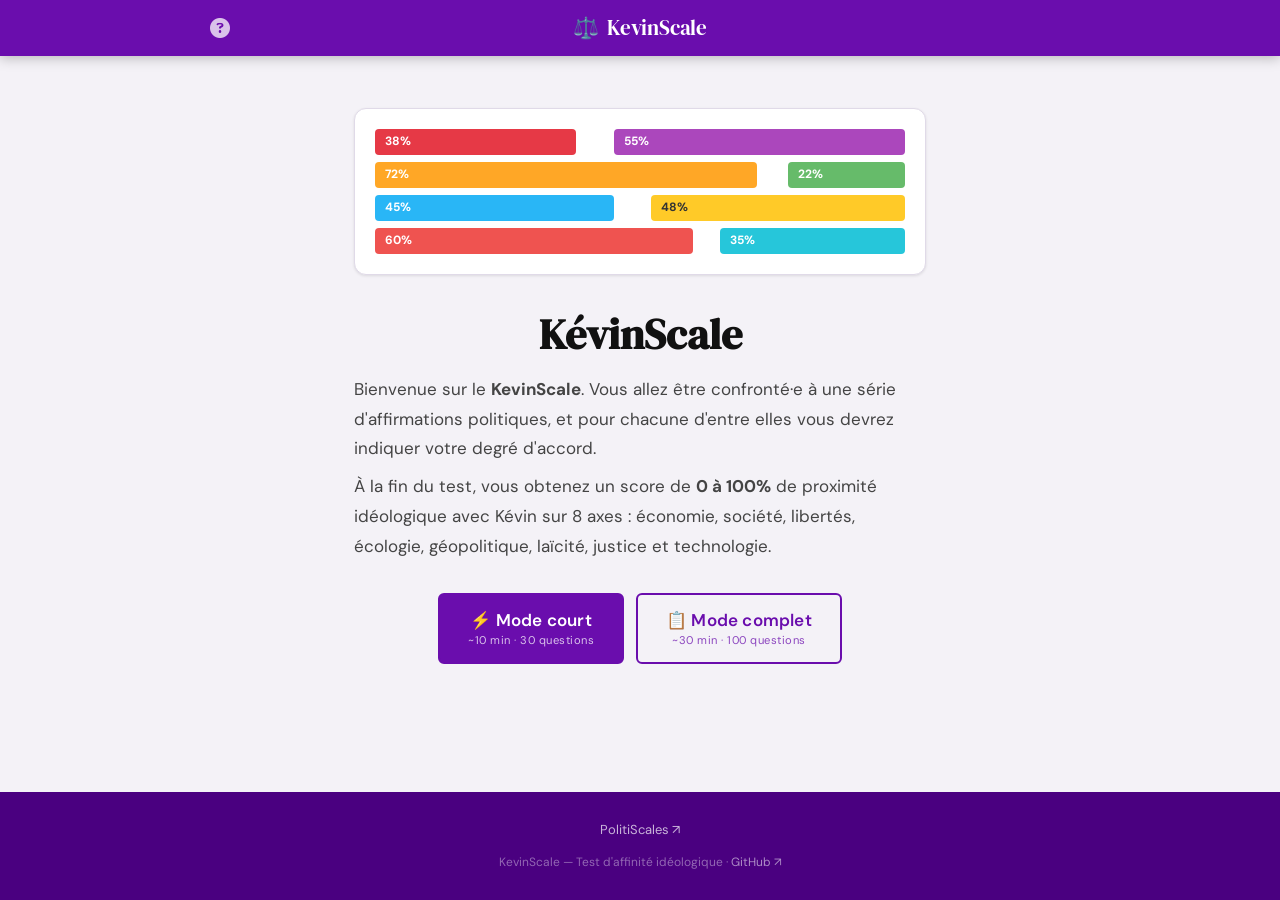
<file: index.html>
<!DOCTYPE html>
<html lang="fr">
<head>
  <meta charset="UTF-8" />
  <meta name="viewport" content="width=device-width, initial-scale=1.0" />
  <title>KevinScale — Test d'affinité idéologique</title>
  <meta name="description" content="Mesurez votre proximité idéologique avec Kévin sur 8 grands axes politiques." />
  <link rel="stylesheet" href="https://cdnjs.cloudflare.com/ajax/libs/font-awesome/6.5.0/css/all.min.css" />
  <link rel="stylesheet" href="css/style.css" />
</head>
<body>

<div id="ks-header-placeholder"></div>

<main class="page-content">
<div class="intro-wrap">

  <!-- Barres preview -->
  <div class="preview-bars" aria-hidden="true">
    <div class="preview-bar-row">
      <div class="pbar" style="background:#e63946;width:38%">38%</div>
      <div class="pbar" style="background:#ab47bc;width:55%;margin-left:auto">55%</div>
    </div>
    <div class="preview-bar-row">
      <div class="pbar" style="background:#ffa726;width:72%">72%</div>
      <div class="pbar" style="background:#66bb6a;width:22%;margin-left:auto">22%</div>
    </div>
    <div class="preview-bar-row">
      <div class="pbar" style="background:#29b6f6;width:45%">45%</div>
      <div class="pbar" style="background:#ffca28;color:#333;width:48%;margin-left:auto">48%</div>
    </div>
    <div class="preview-bar-row">
      <div class="pbar" style="background:#ef5350;width:60%">60%</div>
      <div class="pbar" style="background:#26c6da;width:35%;margin-left:auto">35%</div>
    </div>
  </div>

  <div class="intro-desc">
    <h2 class="intro-title">KévinScale</h2>

    <p class="intro-body">Bienvenue sur le <strong>KevinScale</strong>. Vous allez être confronté·e à une série d'affirmations politiques, et pour chacune d'entre elles vous devrez indiquer votre degré d'accord.</p>

    <p class="intro-body">À la fin du test, vous obtenez un score de <strong>0 à 100%</strong> de proximité idéologique avec Kévin sur 8 axes : économie, société, libertés, écologie, géopolitique, laïcité, justice et technologie.</p>
  </div>

  <div class="intro-buttons">
    <a href="quiz.html" class="btn-start" onclick="startFresh('short')">
      ⚡ Mode court
      <span class="mode-hint">~10 min · 30 questions</span>
    </a>
    <a href="quiz.html" class="btn-start btn-start-outline" onclick="startFresh('long')">
      📋 Mode complet
      <span class="mode-hint">~30 min · 100 questions</span>
    </a>
  </div>

  <div id="resume-wrap" style="display:none; margin-top:14px; text-align:center;">
    <a href="quiz.html" class="btn-resume">↩ Reprendre le test en cours</a>
  </div>

</div>
</main>

<div id="ks-footer-placeholder"></div>

<script src="js/nav.js"></script>
<script>
  function startFresh(mode) {
    sessionStorage.clear();
    sessionStorage.setItem("ks_mode", mode);
  }
  if (sessionStorage.getItem("ks_shuffled") && sessionStorage.getItem("ks_current")) {
    document.getElementById("resume-wrap").style.display = "block";
  }
</script>

</body>
</html>
</file>
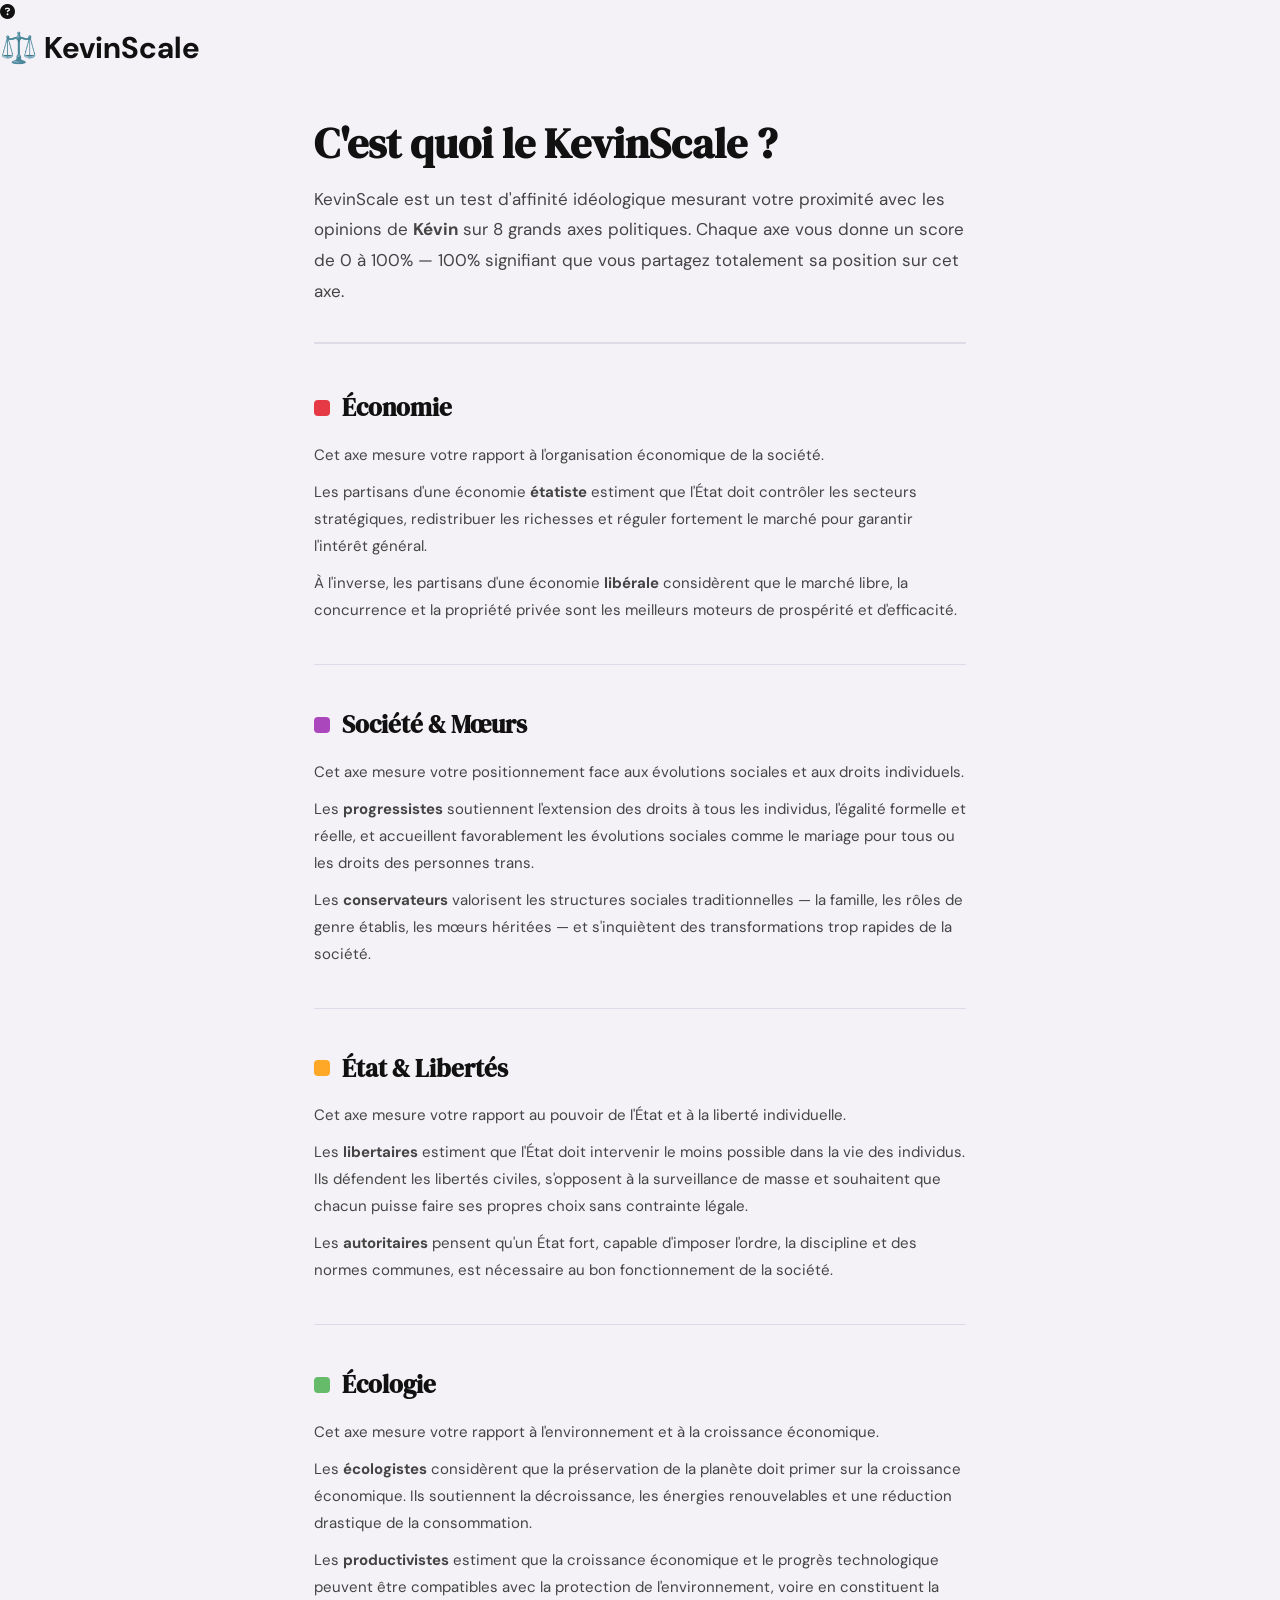
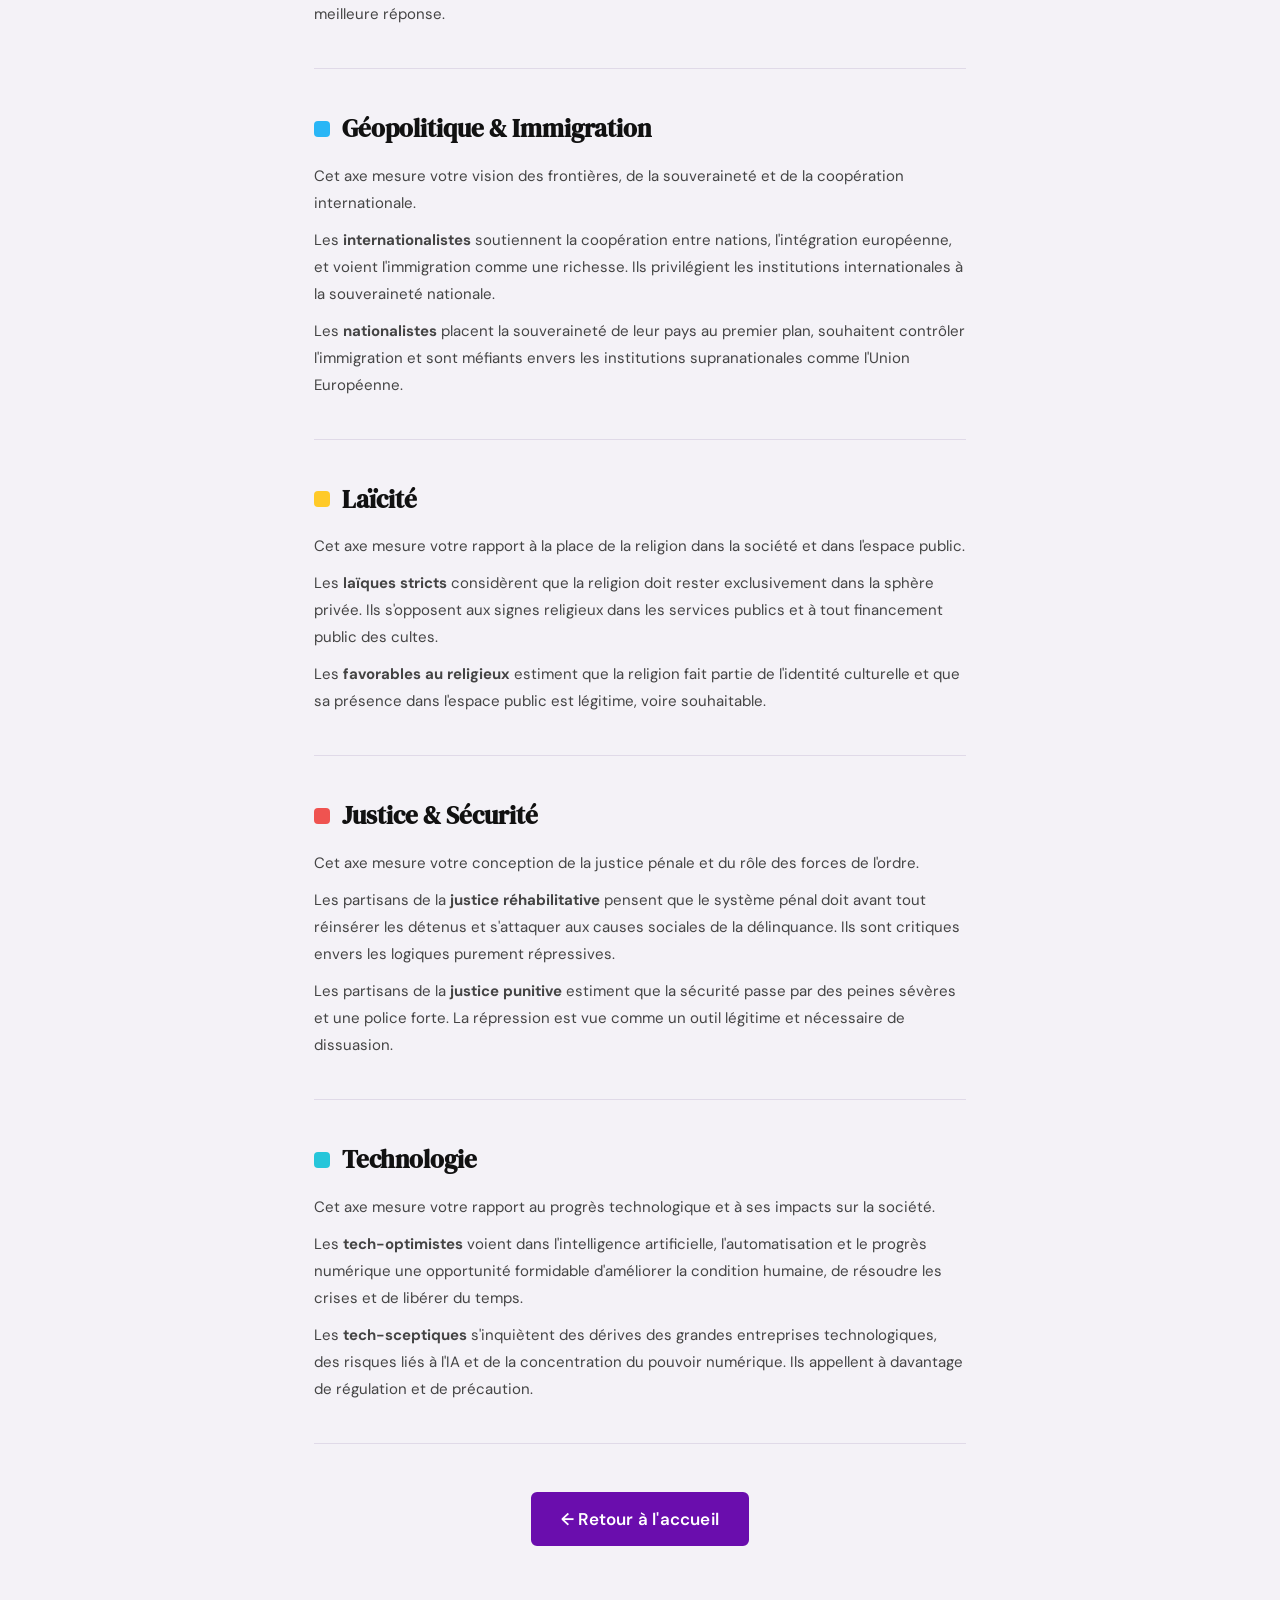
<file: about.html>
<!--  -->
<!DOCTYPE html>
<html lang="fr">
<head>
  <meta charset="UTF-8" />
  <meta name="viewport" content="width=device-width, initial-scale=1.0" />
  <title>KevinScale — À propos</title>
  <link rel="stylesheet" href="https://cdnjs.cloudflare.com/ajax/libs/font-awesome/6.5.0/css/all.min.css" />
  <link rel="stylesheet" href="css/style.css" />
</head>
<body>

<header>
  <div id="header">
    <div class="headerLeft">
      <!--
      <a href="index.html" title="Accueil"><i class="fa fa-home"></i></a>
      -->
      <a href="about.html" title="Aide" class="header-active"><i class="fa fa-question-circle"></i></a>
    </div>
    <div class="headerMiddle">
      <h1><a href="index.html">⚖️ KevinScale</a></h1>
    </div>
    <div class="headerRight"></div>
  </div>
</header>

<div class="about-wrap">

  <h2 class="about-main-title">C'est quoi le KevinScale ?</h2>
  <p class="about-intro">
    KevinScale est un test d'affinité idéologique mesurant votre proximité avec les opinions de <strong>Kévin</strong> sur 8 grands axes politiques. Chaque axe vous donne un score de 0 à 100% — 100% signifiant que vous partagez totalement sa position sur cet axe.
  </p>

  <div class="about-axis">
    <div class="about-axis-header">
      <span class="about-axis-color" style="background:#e63946"></span>
      <h3>Économie</h3>
    </div>
    <p>
      Cet axe mesure votre rapport à l'organisation économique de la société.
    </p>
    <p>
      Les partisans d'une économie <strong>étatiste</strong> estiment que l'État doit contrôler les secteurs stratégiques, redistribuer les richesses et réguler fortement le marché pour garantir l'intérêt général.
    </p>
    <p>
      À l'inverse, les partisans d'une économie <strong>libérale</strong> considèrent que le marché libre, la concurrence et la propriété privée sont les meilleurs moteurs de prospérité et d'efficacité.
    </p>
  </div>

  <div class="about-axis">
    <div class="about-axis-header">
      <span class="about-axis-color" style="background:#ab47bc"></span>
      <h3>Société & Mœurs</h3>
    </div>
    <p>
      Cet axe mesure votre positionnement face aux évolutions sociales et aux droits individuels.
    </p>
    <p>
      Les <strong>progressistes</strong> soutiennent l'extension des droits à tous les individus, l'égalité formelle et réelle, et accueillent favorablement les évolutions sociales comme le mariage pour tous ou les droits des personnes trans.
    </p>
    <p>
      Les <strong>conservateurs</strong> valorisent les structures sociales traditionnelles — la famille, les rôles de genre établis, les mœurs héritées — et s'inquiètent des transformations trop rapides de la société.
    </p>
  </div>

  <div class="about-axis">
    <div class="about-axis-header">
      <span class="about-axis-color" style="background:#ffa726"></span>
      <h3>État & Libertés</h3>
    </div>
    <p>
      Cet axe mesure votre rapport au pouvoir de l'État et à la liberté individuelle.
    </p>
    <p>
      Les <strong>libertaires</strong> estiment que l'État doit intervenir le moins possible dans la vie des individus. Ils défendent les libertés civiles, s'opposent à la surveillance de masse et souhaitent que chacun puisse faire ses propres choix sans contrainte légale.
    </p>
    <p>
      Les <strong>autoritaires</strong> pensent qu'un État fort, capable d'imposer l'ordre, la discipline et des normes communes, est nécessaire au bon fonctionnement de la société.
    </p>
  </div>

  <div class="about-axis">
    <div class="about-axis-header">
      <span class="about-axis-color" style="background:#66bb6a"></span>
      <h3>Écologie</h3>
    </div>
    <p>
      Cet axe mesure votre rapport à l'environnement et à la croissance économique.
    </p>
    <p>
      Les <strong>écologistes</strong> considèrent que la préservation de la planète doit primer sur la croissance économique. Ils soutiennent la décroissance, les énergies renouvelables et une réduction drastique de la consommation.
    </p>
    <p>
      Les <strong>productivistes</strong> estiment que la croissance économique et le progrès technologique peuvent être compatibles avec la protection de l'environnement, voire en constituent la meilleure réponse.
    </p>
  </div>

  <div class="about-axis">
    <div class="about-axis-header">
      <span class="about-axis-color" style="background:#29b6f6"></span>
      <h3>Géopolitique & Immigration</h3>
    </div>
    <p>
      Cet axe mesure votre vision des frontières, de la souveraineté et de la coopération internationale.
    </p>
    <p>
      Les <strong>internationalistes</strong> soutiennent la coopération entre nations, l'intégration européenne, et voient l'immigration comme une richesse. Ils privilégient les institutions internationales à la souveraineté nationale.
    </p>
    <p>
      Les <strong>nationalistes</strong> placent la souveraineté de leur pays au premier plan, souhaitent contrôler l'immigration et sont méfiants envers les institutions supranationales comme l'Union Européenne.
    </p>
  </div>

  <div class="about-axis">
    <div class="about-axis-header">
      <span class="about-axis-color" style="background:#ffca28"></span>
      <h3>Laïcité</h3>
    </div>
    <p>
      Cet axe mesure votre rapport à la place de la religion dans la société et dans l'espace public.
    </p>
    <p>
      Les <strong>laïques stricts</strong> considèrent que la religion doit rester exclusivement dans la sphère privée. Ils s'opposent aux signes religieux dans les services publics et à tout financement public des cultes.
    </p>
    <p>
      Les <strong>favorables au religieux</strong> estiment que la religion fait partie de l'identité culturelle et que sa présence dans l'espace public est légitime, voire souhaitable.
    </p>
  </div>

  <div class="about-axis">
    <div class="about-axis-header">
      <span class="about-axis-color" style="background:#ef5350"></span>
      <h3>Justice & Sécurité</h3>
    </div>
    <p>
      Cet axe mesure votre conception de la justice pénale et du rôle des forces de l'ordre.
    </p>
    <p>
      Les partisans de la <strong>justice réhabilitative</strong> pensent que le système pénal doit avant tout réinsérer les détenus et s'attaquer aux causes sociales de la délinquance. Ils sont critiques envers les logiques purement répressives.
    </p>
    <p>
      Les partisans de la <strong>justice punitive</strong> estiment que la sécurité passe par des peines sévères et une police forte. La répression est vue comme un outil légitime et nécessaire de dissuasion.
    </p>
  </div>

  <div class="about-axis">
    <div class="about-axis-header">
      <span class="about-axis-color" style="background:#26c6da"></span>
      <h3>Technologie</h3>
    </div>
    <p>
      Cet axe mesure votre rapport au progrès technologique et à ses impacts sur la société.
    </p>
    <p>
      Les <strong>tech-optimistes</strong> voient dans l'intelligence artificielle, l'automatisation et le progrès numérique une opportunité formidable d'améliorer la condition humaine, de résoudre les crises et de libérer du temps.
    </p>
    <p>
      Les <strong>tech-sceptiques</strong> s'inquiètent des dérives des grandes entreprises technologiques, des risques liés à l'IA et de la concentration du pouvoir numérique. Ils appellent à davantage de régulation et de précaution.
    </p>
  </div>

  <div style="text-align:center; margin-top: 48px;">
    <a href="index.html" class="btn-start" style="margin-top:0">← Retour à l'accueil</a>
  </div>

</div>

<footer>
  Un test inspiré de <a href="https://politiscales.fr" target="_blank">PolitiScales</a>. Codé par Claude IA.
</footer>

</body>
</html>
</file>
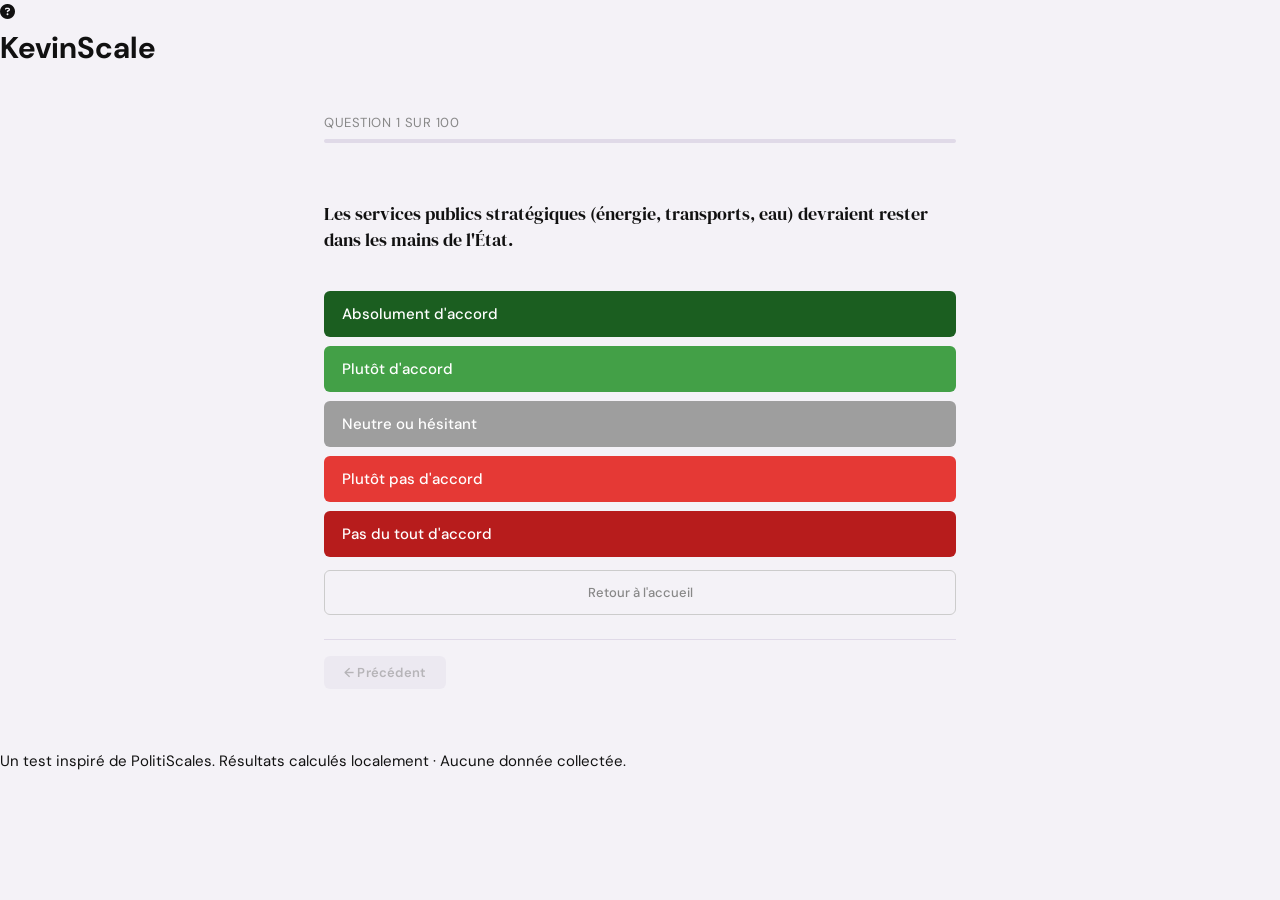
<file: quiz.html>
<!--  -->
<!DOCTYPE html>
<html lang="fr">
<head>
  <meta charset="UTF-8" />
  <meta name="viewport" content="width=device-width, initial-scale=1.0" />
  <title>KevinScale — Quiz</title>
  <link rel="stylesheet" href="https://cdnjs.cloudflare.com/ajax/libs/font-awesome/6.5.0/css/all.min.css" />
  <link rel="stylesheet" href="css/style.css" />
</head>
<body>

<header>
  <div id="header">
    <div class="headerLeft">
      <!-- 
      <a href="index.html" title="Accueil"><i class="fa fa-home"></i></a>
      -->
      <a href="about.html" title="Aide"><i class="fa fa-question-circle"></i></a>
    </div>
    <div class="headerMiddle">
      <h1><a href="index.html">KevinScale</a></h1>
    </div>
    <div class="headerRight"></div>
  </div>
</header>

<div class="quiz-wrap">

  <div class="progress-bar-wrap">
    <div style="display:flex;justify-content:space-between;align-items:center;margin-bottom:6px;">
      <span id="q-progress-label" style="font-size:0.82rem;color:#888;letter-spacing:.5px;text-transform:uppercase;">Question 1 sur —</span>
    </div>
    <div class="progress-bar-track">
      <div class="progress-bar-fill" id="progress-fill"></div>
    </div>
  </div>

  <div class="q-text-wrap">
    <div class="q-text" id="q-text">Chargement…</div>
  </div>

  <div class="answer-list" id="answer-list"></div>

  <div class="quiz-nav">
    <button class="btn-prev" id="btn-prev" onclick="prevQ()" disabled>← Précédent</button>
  </div>

</div>

<footer>
  Un test inspiré de <a href="https://politiscales.fr" target="_blank">PolitiScales</a>. Résultats calculés localement · Aucune donnée collectée.
</footer>

<script src="questions.js"></script>
<script>
(function() {
  "use strict";

  const ANSWERS = [
    { text: "Absolument d'accord",  cls: "agree-2"    },
    { text: "Plutôt d'accord",      cls: "agree-1"    },
    { text: "Neutre ou hésitant",   cls: "neutral"    },
    { text: "Plutôt pas d'accord",  cls: "disagree-1" },
    { text: "Pas du tout d'accord", cls: "disagree-2" },
  ];

  const WEIGHTS = [2, 1, 0, 1, 2];

  let state = { current: 0, answers: {}, shuffled: [] };

  function shuffle(arr) {
    const byAxis = {};
    arr.forEach(q => {
      if (!byAxis[q.axis]) byAxis[q.axis] = [];
      byAxis[q.axis].push(q);
    });
    Object.values(byAxis).forEach(g => {
      for (let i = g.length - 1; i > 0; i--) {
        const j = Math.floor(Math.random() * (i + 1));
        [g[i], g[j]] = [g[j], g[i]];
      }
    });
    const keys = Object.keys(byAxis);
    const result = [];
    let round = 0;
    while (result.length < arr.length) {
      keys.forEach(k => { if (byAxis[k][round]) result.push(byAxis[k][round]); });
      round++;
    }
    return result;
  }

  function render(index) {
    const q = state.shuffled[index];
    if (!q) return;

    const total = state.shuffled.length;
    const pct = Math.round((index / total) * 100);

    const textEl = document.getElementById("q-text");
    textEl.textContent = q.text;
    // Taille adaptative selon longueur du texte
    const len = q.text.length;
    textEl.style.fontSize = len > 160 ? "0.95rem" : len > 100 ? "1.15rem" : len > 70 ? "1.35rem" : "";
    document.getElementById("q-progress-label").textContent = `Question ${index + 1} sur ${total}`;
    document.getElementById("progress-fill").style.width = pct + "%";

    const list = document.getElementById("answer-list");
    list.innerHTML = "";

    ANSWERS.forEach((opt, i) => {
      const btn = document.createElement("button");
      btn.className = "ans-btn " + opt.cls;
      btn.textContent = opt.text;
      if (state.answers[q.id] === i) btn.classList.add("selected");
      btn.addEventListener("click", () => select(q.id, i));
      list.appendChild(btn);
    });

    // Bouton retour accueil
    const backBtn = document.createElement("button");
    backBtn.className = "ans-btn back-btn";
    backBtn.textContent = "Retour à l'accueil";
    backBtn.addEventListener("click", () => { window.location.href = "index.html"; });
    list.appendChild(backBtn);

    document.getElementById("btn-prev").disabled = index === 0;
  }

  function advance() {
    const q = state.shuffled[state.current];
    if (state.current >= state.shuffled.length - 1) {
      const WEIGHTS = [2, 1, 0, 1, 2];

      // ── Étape 1 : position utilisateur sur l'axe (0–100) ──
      // agree:true  + d'accord → pousse vers gauche (0)
      // agree:false + d'accord → pousse vers droite (100)
      const axisPos = {};
      AXES.forEach(a => axisPos[a.id] = { sum: 0, max: 0 });
      state.shuffled.forEach(q => {
        const val = state.answers[q.id];
        if (val === undefined || val === 2) return;
        const w   = WEIGHTS[val];
        const dir = val <= 1 ? 1 : -1; // d'accord=+1, pas d'accord=-1
        // agree:true → d'accord pousse à gauche (négatif), agree:false → droite (positif)
        const contrib = dir * (q.agree ? -1 : 1) * w;
        axisPos[q.axis].sum += contrib;
        axisPos[q.axis].max += w;
      });

      // ── Étape 2 : bonus proximité réponses avec kevinAnswer ──
      // Pour chaque question : 1 - |userAnswer - kevinAnswer| / 4
      // → de 0 (opposé) à 1 (identique)
      const axisBonus = {};
      AXES.forEach(a => axisBonus[a.id] = { total: 0, count: 0 });
      state.shuffled.forEach(q => {
        const val = state.answers[q.id];
        if (val === undefined) return;
        axisBonus[q.axis].total += 1 - Math.abs(val - q.kevinAnswer) / 4;
        axisBonus[q.axis].count += 1;
      });

      const final = {};
      AXES.forEach(a => {
        // Position user sur l'axe 0–100
        const { sum, max } = axisPos[a.id];
        const userPos = max === 0 ? 50 : Math.round(((sum + max) / (2 * max)) * 100);

        // Proximité de position avec kevinScore : 100% si identique, 0% si opposé
        const posProx = Math.round((1 - Math.abs(userPos - a.kevinScore) / 100) * 100);

        // Bonus réponses : moyenne de proximité par question (0–100)
        const { total, count } = axisBonus[a.id];
        const bonus = count === 0 ? 50 : Math.round((total / count) * 100);

        // Score final : 70% position sur axe + 30% proximité des réponses
        final[a.id] = Math.min(100, Math.round(posProx * 0.7 + bonus * 0.3));
      });

      sessionStorage.setItem("ks_scores", JSON.stringify(final));
      window.location.href = "results.html";
    } else {
      state.current++;
      sessionStorage.setItem("ks_current", state.current);
      render(state.current);
    }
  }

  function select(qId, val) {
    state.answers[qId] = val;
    sessionStorage.setItem("ks_answers", JSON.stringify(state.answers));
    // Flash sélection puis avancer
    document.querySelectorAll(".ans-btn:not(.back-btn)").forEach((b, i) => {
      b.classList.toggle("selected", i === val);
    });
    setTimeout(advance, 280);
  }

  window.prevQ = function() {
    if (state.current > 0) {
      state.current--;
      sessionStorage.setItem("ks_current", state.current);
      render(state.current);
    }
  };

  // Init — restaurer session si existante
  const savedAnswers  = sessionStorage.getItem("ks_answers");
  const savedCurrent  = sessionStorage.getItem("ks_current");
  const savedShuffled = sessionStorage.getItem("ks_shuffled");

  if (savedShuffled) {
    const ids = JSON.parse(savedShuffled);
    const qMap = {};
    QUESTIONS.forEach(q => qMap[q.id] = q);
    state.shuffled = ids.map(id => qMap[id]).filter(Boolean);
  } else {
    state.shuffled = shuffle([...QUESTIONS]);
    sessionStorage.setItem("ks_shuffled", JSON.stringify(state.shuffled.map(q => q.id)));
  }

  if (savedAnswers) state.answers = JSON.parse(savedAnswers);
  if (savedCurrent) state.current = parseInt(savedCurrent, 10) || 0;

  render(state.current);
})();
</script>

</body>
</html>
</file>
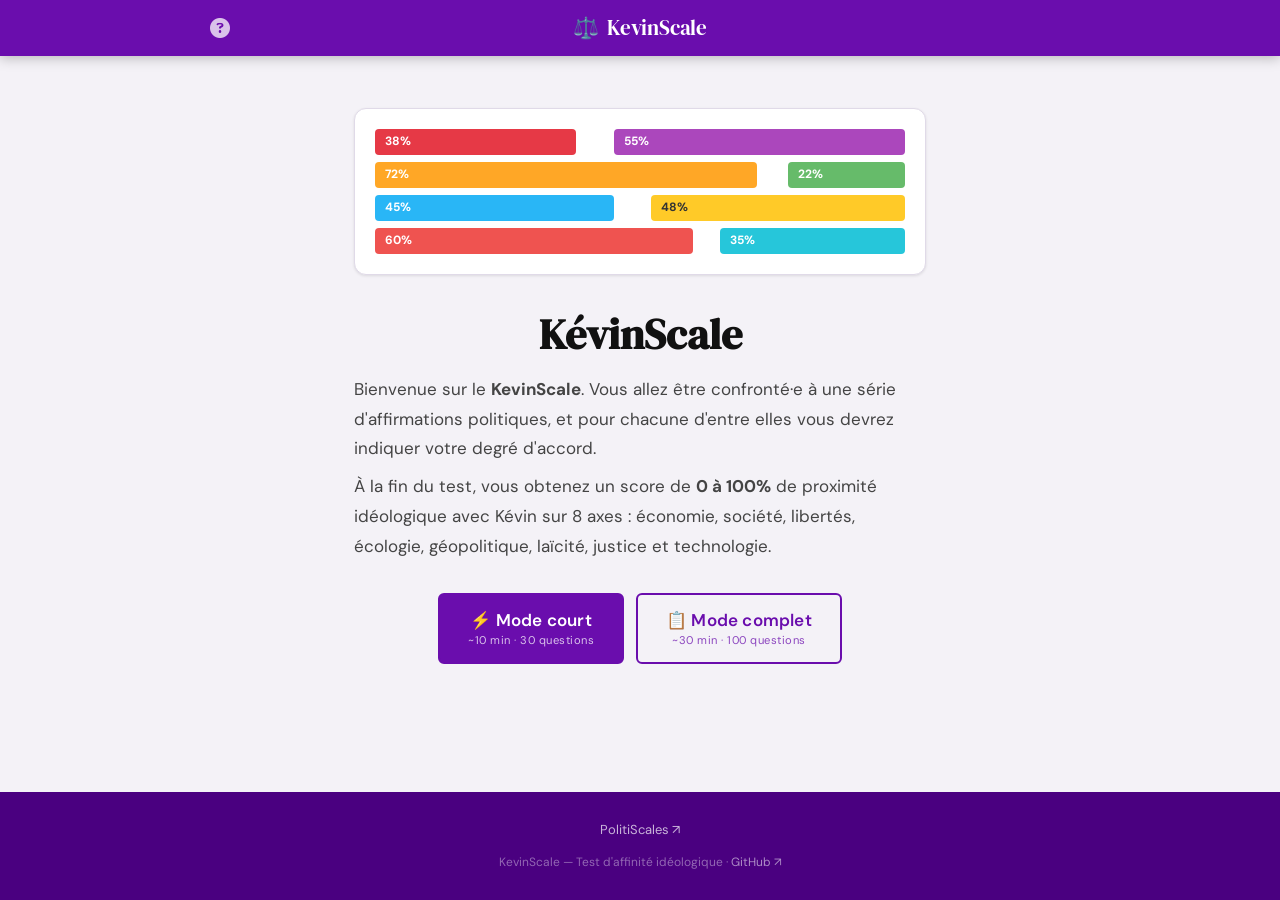
<file: results.html>
<!--  -->
<!DOCTYPE html>
<html lang="fr">
<head>
  <meta charset="UTF-8" />
  <meta name="viewport" content="width=device-width, initial-scale=1.0" />
  <title>KevinScale — Résultats</title>
  <link rel="stylesheet" href="https://cdnjs.cloudflare.com/ajax/libs/font-awesome/6.5.0/css/all.min.css" />
  <link rel="stylesheet" href="style.css" />
</head>
<body>

<header>
  <div id="header">
    <div class="headerLeft">
      <!--
      <a href="index.html" title="Accueil"><i class="fa fa-home"></i></a>
      -->
      <a href="about.html" title="Aide"><i class="fa fa-question-circle"></i></a>
    </div>
    <div class="headerMiddle">
      <h1><a href="index.html">⚖️ KevinScale</a></h1>
    </div>
    <div class="headerRight"></div>
  </div>
</header>

<div class="results-wrap">

  <p class="results-intro">
    Votre résultat KevinScale est décomposé en <strong>8 axes</strong>.
    Chaque barre indique votre proximité idéologique avec Kévin de 0 à 100%.
  </p>

  <div class="global-score-line">
    <div class="global-score-num"><span id="global-score">—</span><span style="font-size:1.8rem">%</span></div>
    <span class="global-score-lbl">de proximité idéologique avec Kévin</span>
  </div>

  <div class="verdict-title" id="verdict-title"></div>
  <div class="verdict-text"  id="verdict-text"></div>

  <!-- Carte résultats style PolitiScales -->
  <div class="results-card">
    <div class="results-card-header">
      <div class="results-site-name">KevinScale</div>
      <!-- Drapeau SVG -->
      <div id="flag-wrap" style="margin:16px auto 4px;width:220px;height:132px;"></div>
      <div id="flag-label" style="text-align:center;font-style:italic;font-size:1rem;color:#555;margin-bottom:16px;"></div>
    </div>
    <div id="axes-list"></div>
  </div>

  <div class="results-actions">
    <button class="btn-action" onclick="sessionStorage.clear();location.href='index.html'">↺ Recommencer</button>
    <button class="btn-action" id="btn-copy" onclick="copyShare()">⎘ Copier le score</button>
    <button class="btn-action" onclick="downloadImage()">⬇ Télécharger l'image</button>
  </div>

</div>

<footer>
  Un test inspiré de <a href="https://politiscales.fr" target="_blank">PolitiScales</a>.
</footer>

<script src="questions.js"></script>
<script>
(function() {
  "use strict";

  const raw = sessionStorage.getItem("ks_scores");
  if (!raw) { window.location.href = "index.html"; return; }
  const scores = JSON.parse(raw);

  // Score global = moyenne des proximités
  const global = Math.round(AXES.reduce((s, a) => s + (scores[a.id] || 0), 0) / AXES.length);
  document.getElementById("global-score").textContent = global;

  const verdict = VERDICTS.find(v => global >= v.min) || VERDICTS[VERDICTS.length - 1];
  document.getElementById("verdict-title").textContent = verdict.emoji + " " + verdict.title;
  document.getElementById("verdict-text").textContent  = verdict.text;

  // ── Drapeau : 3 axes avec la plus haute proximité ────────
  const top3 = [...AXES].sort((a, b) => (scores[b.id]||0) - (scores[a.id]||0)).slice(0, 3);
  const flagLabel = top3.map(a => a.label.split(" ")[0]).join(" · ");
  document.getElementById("flag-label").textContent = flagLabel;

  (function buildFlag() {
    const W = 220, H = 132;
    const bh = H / 3;
    const svg = `<svg width="${W}" height="${H}" viewBox="0 0 ${W} ${H}" xmlns="http://www.w3.org/2000/svg">
      <rect x="0" y="0"       width="${W}" height="${bh}"   fill="${top3[0].color}"/>
      <rect x="0" y="${bh}"   width="${W}" height="${bh}"   fill="${top3[1].color}"/>
      <rect x="0" y="${bh*2}" width="${W}" height="${bh}"   fill="${top3[2].color}"/>
      <polygon points="0,0 ${W*0.42},${H/2} 0,${H}" fill="#ffffff"/>
    </svg>`;
    document.getElementById("flag-wrap").innerHTML = svg;
  })();

  // ── Barres par axe — simple 0→100% proximité ────────────
  const axesList = document.getElementById("axes-list");

  AXES.forEach((axis, idx) => {
    const prox = scores[axis.id] || 0;

    const row = document.createElement("div");
    row.className = "ps-axis-row";
    row.style.cssText = "opacity:0;transform:translateY(8px);transition:opacity .4s ease,transform .4s ease;";

    row.innerHTML = `
      <div class="ps-axis-meta">
        <span class="ps-axis-title">${axis.label.toUpperCase()}</span>
        <span class="ps-axis-pct">${prox}%</span>
      </div>
      <div class="ps-bar-simple-track">
        <div class="ps-bar-simple-fill" style="width:${prox}%;background:${axis.color}">
          ${prox > 10 ? prox + "%" : ""}
        </div>
      </div>
    `;
    axesList.appendChild(row);

    setTimeout(() => {
      row.style.opacity = "1";
      row.style.transform = "translateY(0)";
    }, 200 + idx * 70);
  });

  // ── Copier score ─────────────────────────────────────────
  window.copyShare = function() {
    const text = `J'ai fait le KevinScale : ${global}% de proximité avec Kévin — "${verdict.emoji} ${verdict.title}". Et toi ? https://kevinraphael95.github.io/kevinscale/`;
    navigator.clipboard?.writeText(text).then(() => {
      const btn = document.getElementById("btn-copy");
      const orig = btn.textContent;
      btn.textContent = "✓ Copié !";
      setTimeout(() => btn.textContent = orig, 2000);
    });
  };

  // ── Image téléchargeable — style PolitiScales ────────────
  window.downloadImage = function() {
    const W      = 800;
    const PAD    = 36;
    const HEADER = 56;
    const FLAG_H = 148;
    const ROW_H  = 62;
    const H      = HEADER + FLAG_H + 50 + 70 + AXES.length * ROW_H + 48;

    const canvas = document.createElement("canvas");
    canvas.width = W; canvas.height = H;
    const ctx = canvas.getContext("2d");

    // Fond gris clair — identique PolitiScales
    ctx.fillStyle = "#ebebeb";
    ctx.fillRect(0, 0, W, H);

    // Header violet
    ctx.fillStyle = "#6a0dad";
    ctx.fillRect(0, 0, W, HEADER);
    ctx.fillStyle = "#fff";
    ctx.font = "bold 24px Arial, sans-serif";
    ctx.textAlign = "left";
    ctx.fillText("KevinScale", PAD, 35);
    ctx.font = "13px Arial, sans-serif";
    ctx.fillStyle = "rgba(255,255,255,.7)";
    ctx.textAlign = "right";
    ctx.fillText("kevinraphael95.github.io/kevinscale", W - PAD, 35);

    // Drapeau centré
    const FW = 200, FH = 120;
    const FX = (W - FW) / 2, FY = HEADER + 20;
    const bh = FH / 3;

    // Bandes
    [top3[0].color, top3[1].color, top3[2].color].forEach((c, i) => {
      ctx.fillStyle = c;
      ctx.fillRect(FX, FY + i * bh, FW, bh);
    });
    // Triangle blanc
    ctx.fillStyle = "#fff";
    ctx.beginPath();
    ctx.moveTo(FX, FY);
    ctx.lineTo(FX + FW * 0.42, FY + FH / 2);
    ctx.lineTo(FX, FY + FH);
    ctx.closePath();
    ctx.fill();

    // Label drapeau
    ctx.fillStyle = "#444";
    ctx.font = "italic 17px Arial, sans-serif";
    ctx.textAlign = "center";
    ctx.fillText(flagLabel, W / 2, FY + FH + 22);

    // Verdict + score
    const VY = FY + FH + 50;
    ctx.fillStyle = "#111";
    ctx.font = "bold 22px Arial, sans-serif";
    ctx.textAlign = "left";
    ctx.fillText(`${verdict.emoji} ${verdict.title}`, PAD, VY);
    ctx.fillStyle = "#6a0dad";
    ctx.font = "bold 38px Arial, sans-serif";
    ctx.textAlign = "right";
    ctx.fillText(global + "%", W - PAD, VY + 2);
    ctx.fillStyle = "#666";
    ctx.font = "13px Arial, sans-serif";
    ctx.textAlign = "right";
    ctx.fillText("de proximité avec Kévin", W - PAD, VY + 20);

    // Axes
    const AY   = VY + 46;
    const BAR_X = PAD + 200;
    const BAR_W = W - BAR_X - PAD - 50;
    const BAR_H = 26;

    AXES.forEach((axis, i) => {
      const prox  = scores[axis.id] || 0;
      const ry    = AY + i * ROW_H;
      const barY  = ry + 28;
      const BAR_H = 26;

      // Nom axe
      ctx.fillStyle = "#222";
      ctx.font = "bold 11px Arial, sans-serif";
      ctx.textAlign = "left";
      ctx.fillText(axis.label.toUpperCase(), PAD, barY + 16);

      // Fond gris
      ctx.fillStyle = "#d0d0d0";
      roundRect(ctx, BAR_X, barY, BAR_W, BAR_H, 3);
      ctx.fill();

      // Barre colorée
      const fillW = Math.max(4, (prox / 100) * BAR_W);
      ctx.fillStyle = axis.color;
      roundRect(ctx, BAR_X, barY, fillW, BAR_H, prox > 95 ? 3 : [3, 0, 0, 3]);
      ctx.fill();

      // % à droite de la barre
      ctx.fillStyle = "#333";
      ctx.font = "bold 13px Arial";
      ctx.textAlign = "left";
      ctx.fillText(prox + "%", BAR_X + BAR_W + 8, barY + 17);
    });

    // Footer
    ctx.fillStyle = "#aaa";
    ctx.font = "11px Arial";
    ctx.textAlign = "center";
    ctx.fillText("KevinScale · kevinraphael95.github.io/kevinscale · Résultats calculés localement", W / 2, H - 14);

    const link = document.createElement("a");
    link.download = "kevinscale-resultats.png";
    link.href = canvas.toDataURL("image/png");
    link.click();
  };

  function roundRect(ctx, x, y, w, h, r) {
    if (!Array.isArray(r)) r = [r, r, r, r];
    if (w <= 0) return;
    ctx.beginPath();
    ctx.moveTo(x + r[0], y);
    ctx.lineTo(x + w - r[1], y);
    ctx.quadraticCurveTo(x + w, y, x + w, y + r[1]);
    ctx.lineTo(x + w, y + h - r[2]);
    ctx.quadraticCurveTo(x + w, y + h, x + w - r[2], y + h);
    ctx.lineTo(x + r[3], y + h);
    ctx.quadraticCurveTo(x, y + h, x, y + h - r[3]);
    ctx.lineTo(x, y + r[0]);
    ctx.quadraticCurveTo(x, y, x + r[0], y);
    ctx.closePath();
  }

})();
</script>

</body>
</html>
</file>
<file: css/style.css>
/* ============================================================
   KevinScale — CSS global
   Architecture propre : une seule définition par règle.
   ============================================================ */

@import url('https://fonts.googleapis.com/css2?family=DM+Serif+Display&family=DM+Sans:wght@400;500;600;700&display=swap');

*, *::before, *::after { box-sizing: border-box; margin: 0; padding: 0; }

/* ── TOKENS ──────────────────────────────────────────────── */
:root {
  --purple:      #6a0dad;
  --purple-dark: #4a0080;
  --purple-light:#8b2fcc;
  --purple-glow: rgba(106,13,173,.15);

  --bg:       #f4f2f7;
  --surface:  #ffffff;
  --border:   #e0dae8;
  --border-2: #ccc;

  --text:   #111111;
  --text-2: #444444;
  --text-3: #888888;

  --agree-2:    #1b5e20;
  --agree-1:    #43a047;
  --neutral:    #9e9e9e;
  --disagree-1: #e53935;
  --disagree-2: #b71c1c;

  --fs-xs:   0.75rem;
  --fs-sm:   0.8125rem;
  --fs-base: 0.9375rem;
  --fs-md:   1.0625rem;
  --fs-lg:   1.25rem;
  --fs-xl:   1.55rem;
  --fs-2xl:  2rem;
  --fs-3xl:  2.6rem;

  --radius:     6px;
  --radius-lg:  12px;
  --transition: 150ms ease;

  --header-h: 56px;
  --shadow-sm: 0 1px 3px rgba(0,0,0,.1);
  --shadow-md: 0 4px 16px rgba(0,0,0,.12);
  --shadow-lg: 0 8px 32px rgba(0,0,0,.15);
}

/* ── BASE ────────────────────────────────────────────────── */
html { scroll-behavior: smooth; }

body {
  background: var(--bg);
  color: var(--text);
  font-family: 'DM Sans', 'Segoe UI', Arial, sans-serif;
  font-size: var(--fs-base);
  line-height: 1.6;
  min-height: 100vh;
  display: flex;
  flex-direction: column;
  -webkit-font-smoothing: antialiased;
}

a { color: inherit; text-decoration: none; }

/* ── HEADER ──────────────────────────────────────────────── */
#ks-header {
  background: var(--purple);
  height: var(--header-h);
  position: sticky;
  top: 0;
  z-index: 100;
  box-shadow: 0 2px 12px rgba(0,0,0,.25);
}

.ks-header-inner {
  max-width: 900px;
  margin: 0 auto;
  padding: 0 20px;
  height: 100%;
  display: flex;
  align-items: center;
  position: relative;
}

.ks-header-left {
  position: absolute;
  left: 20px;
  display: flex;
  align-items: center;
  gap: 12px;
}

.ks-header-left a {
  color: rgba(255,255,255,.75);
  font-size: 1.25rem;
  text-decoration: none;
  transition: color var(--transition);
  display: flex;
  align-items: center;
}

.ks-header-left a:hover,
.ks-header-left a.nav-active { color: #fff; }

.ks-header-middle {
  flex: 1;
  display: flex;
  justify-content: center;
}

.ks-header-right {
  position: absolute;
  right: 20px;
}

/* Logo */
.ks-logo {
  display: flex;
  align-items: center;
  gap: 8px;
  text-decoration: none;
  color: #fff;
}

.ks-logo-icon { font-size: 1.3rem; line-height: 1; }

.ks-logo-text {
  font-family: 'DM Serif Display', Georgia, serif;
  font-size: 1.3rem;
  letter-spacing: -.2px;
  color: #fff;
}

/* ── FOOTER ──────────────────────────────────────────────── */
#ks-footer {
  background: var(--purple-dark);
  margin-top: auto;
  padding: 28px 24px;
}

.ks-footer-inner {
  max-width: 900px;
  margin: 0 auto;
  display: flex;
  flex-direction: column;
  align-items: center;
  gap: 12px;
}

.ks-footer-links {
  display: flex;
  flex-wrap: wrap;
  gap: 6px 20px;
  justify-content: center;
}

.ks-footer-links a {
  color: rgba(255,255,255,.7);
  font-size: var(--fs-sm);
  text-decoration: none;
  transition: color var(--transition);
}

.ks-footer-links a:hover { color: #fff; }

.ks-footer-copy {
  font-size: var(--fs-xs);
  color: rgba(255,255,255,.4);
  text-align: center;
}

.ks-footer-copy a {
  color: rgba(255,255,255,.55);
  text-decoration: none;
}

.ks-footer-copy a:hover { color: #fff; }

/* ── LAYOUT ──────────────────────────────────────────────── */
.page-content {
  flex: 1;
}

/* ── BOUTONS GLOBAUX ─────────────────────────────────────── */
.btn {
  display: inline-flex;
  align-items: center;
  justify-content: center;
  gap: 7px;
  padding: 11px 26px;
  font-size: var(--fs-base);
  font-weight: 600;
  font-family: inherit;
  border: 2px solid transparent;
  border-radius: var(--radius);
  cursor: pointer;
  text-decoration: none;
  transition: background var(--transition), color var(--transition), border-color var(--transition), transform var(--transition), box-shadow var(--transition);
  letter-spacing: .2px;
  white-space: nowrap;
}

.btn-primary {
  background: var(--purple);
  color: #fff;
  border-color: var(--purple);
}

.btn-primary:hover {
  background: var(--purple-dark);
  border-color: var(--purple-dark);
  transform: translateY(-1px);
  box-shadow: var(--shadow-md);
}

.btn-outline {
  background: transparent;
  color: var(--purple);
  border-color: var(--purple);
}

.btn-outline:hover {
  background: var(--purple);
  color: #fff;
  transform: translateY(-1px);
}

.btn-ghost {
  background: transparent;
  color: var(--text-3);
  border-color: var(--border);
}

.btn-ghost:hover {
  border-color: var(--purple);
  color: var(--purple);
}

/* ── PAGE ACCUEIL ────────────────────────────────────────── */
.intro-wrap {
  max-width: 620px;
  margin: 0 auto;
  padding: 52px 24px 48px;
  text-align: center;
}

/* Preview bars */
.preview-bars {
  display: flex;
  flex-direction: column;
  gap: 7px;
  margin-bottom: 36px;
  background: var(--surface);
  border: 1px solid var(--border);
  border-radius: var(--radius-lg);
  padding: 20px;
  box-shadow: var(--shadow-sm);
}

.preview-bar-row {
  display: flex;
  align-items: center;
  gap: 6px;
  height: 26px;
}

.pbar {
  height: 26px;
  border-radius: 4px;
  display: flex;
  align-items: center;
  padding: 0 10px;
  font-size: 0.75rem;
  font-weight: 700;
  color: #fff;
  min-width: 48px;
  transition: width .3s ease;
}

/* Intro text */
.intro-eyebrow {
  font-size: var(--fs-sm);
  font-weight: 600;
  letter-spacing: 1.5px;
  text-transform: uppercase;
  color: var(--purple);
  margin-bottom: 10px;
}

.intro-title {
  font-family: 'DM Serif Display', Georgia, serif;
  font-size: var(--fs-3xl);
  color: var(--text);
  margin-bottom: 16px;
  line-height: 1.15;
}

.intro-body {
  color: var(--text-2);
  font-size: var(--fs-md);
  line-height: 1.75;
  margin-bottom: 8px;
  text-align: left;
}

/* Boutons de démarrage */
.intro-buttons {
  display: flex;
  gap: 12px;
  justify-content: center;
  flex-wrap: wrap;
  margin-top: 32px;
}

.btn-start {
  display: inline-flex;
  flex-direction: column;
  align-items: center;
  background: var(--purple);
  color: #fff;
  border: 2px solid var(--purple);
  padding: 14px 28px;
  font-size: var(--fs-md);
  font-weight: 600;
  font-family: inherit;
  border-radius: var(--radius);
  cursor: pointer;
  text-decoration: none;
  transition: background var(--transition), transform var(--transition), box-shadow var(--transition);
  letter-spacing: .2px;
  line-height: 1.3;
}

.btn-start:hover {
  background: var(--purple-dark);
  border-color: var(--purple-dark);
  transform: translateY(-2px);
  box-shadow: var(--shadow-md);
}

.btn-start-outline {
  background: transparent;
  color: var(--purple);
}

.btn-start-outline:hover {
  background: var(--purple);
  color: #fff;
}

.mode-hint {
  font-size: 0.7rem;
  font-weight: 400;
  opacity: .75;
  letter-spacing: .5px;
  margin-top: 2px;
}

.btn-resume {
  display: inline-block;
  background: transparent;
  color: var(--text-3);
  border: 1.5px solid var(--border-2);
  padding: 9px 22px;
  font-size: var(--fs-sm);
  font-weight: 600;
  font-family: inherit;
  border-radius: var(--radius);
  cursor: pointer;
  text-decoration: none;
  transition: all var(--transition);
  letter-spacing: .2px;
}

.btn-resume:hover {
  border-color: var(--purple);
  color: var(--purple);
}

/* ── PAGE QUIZ ───────────────────────────────────────────── */
.quiz-wrap {
  max-width: 680px;
  margin: 0 auto;
  padding: 40px 24px 60px;
}

/* Barre de progression */
.progress-bar-wrap {
  margin-bottom: 28px;
}

.progress-meta {
  display: flex;
  justify-content: space-between;
  align-items: center;
  margin-bottom: 7px;
}

.progress-label {
  font-size: var(--fs-xs);
  font-weight: 600;
  color: var(--text-3);
  letter-spacing: .8px;
  text-transform: uppercase;
}

.progress-pct {
  font-size: var(--fs-xs);
  font-weight: 700;
  color: var(--purple);
}

.progress-bar-track {
  height: 4px;
  background: var(--border);
  border-radius: 2px;
  overflow: hidden;
}

.progress-bar-fill {
  height: 100%;
  background: var(--purple);
  border-radius: 2px;
  transition: width .5s cubic-bezier(.16,1,.3,1);
  width: 0%;
}

/* Question */
.q-text-wrap {
  min-height: 96px;
  display: flex;
  align-items: center;
  margin-bottom: 24px;
  padding: 20px 0 4px;
}

.q-text {
  font-family: 'DM Serif Display', Georgia, serif;
  font-size: clamp(1.1rem, 2.5vw, 1.55rem);
  line-height: 1.4;
  color: var(--text);
}

/* Boutons réponses */
.answer-list {
  display: flex;
  flex-direction: column;
  gap: 9px;
  margin-bottom: 24px;
}

.ans-btn {
  display: block;
  width: 100%;
  padding: 13px 18px;
  font-size: var(--fs-base);
  font-weight: 500;
  font-family: inherit;
  color: #fff;
  border: none;
  border-radius: var(--radius);
  cursor: pointer;
  text-align: left;
  transition: filter .12s, transform .1s, box-shadow .12s;
  position: relative;
}

.ans-btn::before {
  content: '';
  position: absolute;
  inset: 0;
  background: rgba(255,255,255,0);
  border-radius: var(--radius);
  transition: background .12s;
}

.ans-btn:hover { filter: brightness(1.1); transform: translateX(3px); }
.ans-btn:active { transform: translateX(0); filter: brightness(.95); }

.ans-btn.agree-2    { background: var(--agree-2); }
.ans-btn.agree-1    { background: var(--agree-1); }
.ans-btn.neutral    { background: var(--neutral); }
.ans-btn.disagree-1 { background: var(--disagree-1); }
.ans-btn.disagree-2 { background: var(--disagree-2); }
.ans-btn.back-btn   {
  background: transparent;
  color: var(--text-3);
  border: 1.5px solid var(--border-2);
  font-size: var(--fs-sm);
  text-align: center;
  margin-top: 4px;
}
.ans-btn.back-btn:hover {
  border-color: var(--purple);
  color: var(--purple);
  filter: none;
  transform: none;
}

.ans-btn.selected {
  outline: 3px solid rgba(255,255,255,.8);
  outline-offset: 2px;
  box-shadow: 0 0 0 6px rgba(0,0,0,.15);
  filter: brightness(1.08);
  transform: translateX(3px);
}

/* Navigation quiz */
.quiz-nav {
  display: flex;
  align-items: center;
  padding-top: 16px;
  border-top: 1px solid var(--border);
}

.btn-prev {
  padding: 8px 20px;
  font-size: var(--fs-sm);
  font-weight: 600;
  font-family: inherit;
  border: none;
  border-radius: var(--radius);
  cursor: pointer;
  background: var(--border);
  color: var(--text-2);
  transition: background var(--transition), color var(--transition);
  letter-spacing: .2px;
}

.btn-prev:hover { background: #ccc; color: var(--text); }
.btn-prev:disabled { opacity: .35; cursor: not-allowed; }

/* ── PAGE RÉSULTATS ──────────────────────────────────────── */
.results-wrap {
  max-width: 760px;
  margin: 0 auto;
  padding: 44px 24px 60px;
}

.results-intro {
  margin-bottom: 32px;
  font-size: var(--fs-md);
  color: var(--text-2);
  line-height: 1.7;
  text-align: center;
}

/* Score global */
.global-score-block {
  text-align: center;
  margin-bottom: 28px;
}

.global-score-num {
  font-family: 'DM Serif Display', Georgia, serif;
  font-size: 5rem;
  line-height: 1;
  color: var(--purple);
  font-weight: 400;
}

.global-score-unit {
  font-size: 2.4rem;
  vertical-align: super;
  line-height: 0;
}

.global-score-lbl {
  display: block;
  font-size: var(--fs-sm);
  color: var(--text-3);
  letter-spacing: .8px;
  text-transform: uppercase;
  margin-top: 6px;
}

/* Verdict */
.verdict-block {
  text-align: center;
  margin-bottom: 36px;
}

.verdict-title {
  font-family: 'DM Serif Display', Georgia, serif;
  font-size: var(--fs-2xl);
  color: var(--text);
  margin-bottom: 8px;
}

.verdict-text {
  font-size: var(--fs-md);
  color: var(--text-2);
  line-height: 1.7;
}

/* Carte résultats */
.results-card {
  background: var(--surface);
  border: 1px solid var(--border);
  border-radius: var(--radius-lg);
  padding: 28px;
  margin-bottom: 28px;
  box-shadow: var(--shadow-sm);
}

.results-card-header {
  text-align: center;
  margin-bottom: 24px;
  padding-bottom: 20px;
  border-bottom: 1px solid var(--border);
}

.results-site-name {
  font-size: var(--fs-xs);
  color: var(--text-3);
  letter-spacing: 1.5px;
  text-transform: uppercase;
  font-weight: 700;
  margin-bottom: 14px;
}

.flag-label {
  text-align: center;
  font-style: italic;
  font-size: var(--fs-sm);
  color: var(--text-3);
  margin-top: 8px;
}

/* Axe résultat */
.ps-axis-row {
  margin-bottom: 18px;
  opacity: 0;
  transform: translateY(8px);
  transition: opacity .4s ease, transform .4s ease;
}

.ps-axis-row.visible {
  opacity: 1;
  transform: translateY(0);
}

.ps-axis-meta {
  display: flex;
  justify-content: space-between;
  align-items: center;
  margin-bottom: 5px;
}

.ps-axis-title {
  font-size: var(--fs-xs);
  font-weight: 700;
  color: var(--text-3);
  letter-spacing: 1px;
  text-transform: uppercase;
}

.ps-axis-pct {
  font-size: var(--fs-sm);
  font-weight: 700;
  color: var(--text);
  min-width: 38px;
  text-align: right;
}

.ps-bar-simple-track {
  height: 26px;
  background: #e8e4f0;
  border-radius: 4px;
  overflow: hidden;
}

.ps-bar-simple-fill {
  height: 100%;
  border-radius: 4px;
  display: flex;
  align-items: center;
  justify-content: flex-end;
  padding-right: 8px;
  font-size: var(--fs-xs);
  font-weight: 700;
  color: #fff;
  transition: width 1.1s cubic-bezier(.16,1,.3,1);
  min-width: 0;
  width: 0%;
}

/* Actions résultats */
.results-actions {
  display: flex;
  flex-wrap: wrap;
  gap: 10px;
  justify-content: center;
  margin-top: 8px;
}

.btn-action {
  display: inline-flex;
  align-items: center;
  gap: 6px;
  padding: 10px 22px;
  font-size: var(--fs-sm);
  font-weight: 600;
  font-family: inherit;
  background: var(--surface);
  color: var(--text-2);
  border: 1.5px solid var(--border-2);
  border-radius: var(--radius);
  cursor: pointer;
  transition: all var(--transition);
  letter-spacing: .2px;
  white-space: nowrap;
}

.btn-action:hover {
  border-color: var(--purple);
  color: var(--purple);
  background: var(--purple-glow);
}

/* ── PAGE ABOUT ──────────────────────────────────────────── */
.about-wrap {
  max-width: 700px;
  margin: 0 auto;
  padding: 48px 24px 60px;
}

.about-main-title {
  font-family: 'DM Serif Display', Georgia, serif;
  font-size: var(--fs-3xl);
  color: var(--text);
  margin-bottom: 16px;
  line-height: 1.15;
}

.about-intro {
  font-size: var(--fs-md);
  color: var(--text-2);
  line-height: 1.8;
  margin-bottom: 44px;
  padding-bottom: 36px;
  border-bottom: 2px solid var(--border);
}

.about-axis {
  margin-bottom: 40px;
  padding-bottom: 40px;
  border-bottom: 1px solid var(--border);
}

.about-axis:last-of-type {
  border-bottom: none;
  margin-bottom: 0;
  padding-bottom: 0;
}

.about-axis-header {
  display: flex;
  align-items: center;
  gap: 12px;
  margin-bottom: 14px;
}

.about-axis-color {
  display: inline-block;
  width: 16px;
  height: 16px;
  border-radius: 4px;
  flex-shrink: 0;
}

.about-axis-header h3 {
  font-family: 'DM Serif Display', Georgia, serif;
  font-size: var(--fs-xl);
  color: var(--text);
}

.about-axis p {
  font-size: var(--fs-base);
  color: var(--text-2);
  line-height: 1.8;
  margin-bottom: 10px;
}

.about-axis p:last-child { margin-bottom: 0; }

/* ── RESPONSIVE ──────────────────────────────────────────── */
@media (max-width: 640px) {
  .nav-label { display: none; }
  .ks-nav a { padding: 7px 10px; }

  .intro-title { font-size: var(--fs-2xl); }
  .global-score-num { font-size: 3.8rem; }

  .results-actions { flex-direction: column; align-items: stretch; }
  .btn-action { justify-content: center; }

  .results-card { padding: 18px; }
  .quiz-wrap, .intro-wrap, .results-wrap, .about-wrap { padding-left: 16px; padding-right: 16px; }
}

@media (max-width: 400px) {
  .intro-buttons { flex-direction: column; align-items: stretch; }
  .btn-start { text-align: center; }
}
</file>
<file: style.css>
/* ============================================================
   KevinScale — CSS global
   Fidèle à PolitiScales : header violet centré, fond clair,
   boutons colorés empilés, barres spectrales sur résultats.
   ============================================================ */

*, *::before, *::after { box-sizing: border-box; margin: 0; padding: 0; }

:root {
  --purple:      #6a0dad;
  --purple-dark: #4a0080;
  --bg:          #f0f0f0;
  --surface:     #ffffff;
  --border:      #cccccc;
  --text:        #111111;
  --text-2:      #444444;
  --text-3:      #888888;

  --agree-2:     #2e7d32;
  --agree-1:     #66bb6a;
  --neutral:     #9e9e9e;
  --disagree-1:  #ef5350;
  --disagree-2:  #b71c1c;

  --kevin:       #1a3a5c;

  --fs-sm:   0.8125rem;
  --fs-base: 0.9375rem;
  --fs-md:   1.0625rem;
  --fs-lg:   1.3rem;
  --fs-xl:   1.65rem;
  --fs-2xl:  2.2rem;
  --fs-3xl:  2.8rem;

  --radius: 4px;
  --transition: 150ms ease;
}

html { scroll-behavior: smooth; }

body {
  background: var(--bg);
  color: var(--text);
  font-family: 'Source Sans Pro', 'Segoe UI', Arial, sans-serif;
  font-size: var(--fs-base);
  line-height: 1.6;
  min-height: 100vh;
  -webkit-font-smoothing: antialiased;
}

/* ── HEADER ──────────────────────────────────────────────── */
header {
  background: var(--purple);
  padding: 10px 0;
  box-shadow: 0 2px 6px rgba(0,0,0,.3);
}

#header {
  display: flex;
  align-items: center;
  max-width: 860px;
  margin: 0 auto;
  padding: 0 20px;
  position: relative;
  height: 44px;
}

.headerLeft {
  position: absolute;
  left: 20px;
  display: flex;
  gap: 14px;
  align-items: center;
}

.headerLeft a {
  color: rgba(255,255,255,.75);
  font-size: 1.2rem;
  text-decoration: none;
  transition: color var(--transition);
  display: flex;
  align-items: center;
}

.headerLeft a:hover { color: #fff; }

.headerMiddle {
  flex: 1;
  text-align: center;
}

.headerMiddle h1 {
  font-size: 1.5rem;
  font-weight: 700;
  color: #fff;
  letter-spacing: -.3px;
}

.headerMiddle h1 a {
  color: inherit;
  text-decoration: none;
}

.headerRight {
  position: absolute;
  right: 20px;
  display: flex;
  gap: 14px;
  align-items: center;
}

.headerRight a {
  color: rgba(255,255,255,.75);
  font-size: 1.1rem;
  text-decoration: none;
  transition: color var(--transition);
}

.headerRight a:hover { color: #fff; }

/* ── LAYOUT ──────────────────────────────────────────────── */
.container {
  max-width: 860px;
  margin: 0 auto;
  padding: 0 20px;
}

/* ── FOOTER ──────────────────────────────────────────────── */
footer {
  background: var(--purple);
  color: rgba(255,255,255,.7);
  text-align: center;
  padding: 16px 20px;
  font-size: var(--fs-sm);
  margin-top: 60px;
}

footer a { color: rgba(255,255,255,.85); }
footer a:hover { color: #fff; }

/* ── PAGE ACCUEIL ────────────────────────────────────────── */
.intro-wrap {
  max-width: 600px;
  margin: 0 auto;
  padding: 48px 20px 40px;
  text-align: center;
}

.intro-badge {
  display: inline-block;
  position: relative;
  margin-bottom: 28px;
}

.intro-badge img {
  width: 180px;
  height: 180px;
  border-radius: 50%;
  object-fit: cover;
}

/* Barres colorées preview (comme PolitiScales) */
.preview-bars {
  display: flex;
  flex-direction: column;
  gap: 8px;
  margin-bottom: 28px;
}

.preview-bar-row {
  display: flex;
  align-items: center;
  gap: 6px;
  height: 28px;
}

.pbar {
  height: 28px;
  border-radius: 3px;
  display: flex;
  align-items: center;
  padding: 0 10px;
  font-size: 0.8rem;
  font-weight: 600;
  color: #fff;
  min-width: 60px;
}

.intro-desc h2 {
  font-size: var(--fs-xl);
  font-weight: 700;
  margin-bottom: 16px;
  color: var(--text);
}

.intro-desc p {
  color: var(--text-2);
  line-height: 1.7;
  margin-bottom: 12px;
  text-align: left;
  font-size: var(--fs-md);
}

.intro-desc p .info-icon {
  color: var(--purple);
  margin-right: 6px;
}

.btn-start {
  display: inline-block;
  margin-top: 28px;
  background: var(--purple);
  color: #fff;
  border: none;
  padding: 13px 36px;
  font-size: var(--fs-md);
  font-weight: 600;
  border-radius: var(--radius);
  cursor: pointer;
  text-decoration: none;
  transition: background var(--transition), transform var(--transition);
  letter-spacing: .3px;
}

.btn-start:hover { background: var(--purple-dark); transform: translateY(-1px); }

/* ── PAGE QUIZ ───────────────────────────────────────────── */
.quiz-wrap {
  max-width: 700px;
  margin: 0 auto;
  padding: 40px 20px 60px;
}

.q-progress {
  margin-bottom: 10px;
  font-size: var(--fs-sm);
  color: var(--text-3);
  text-align: right;
}

.q-text-wrap {
  height: 140px;
  display: flex;
  align-items: center;
  margin-bottom: 28px;
}

.q-text {
  font-size: var(--fs-xl);
  font-weight: 600;
  line-height: 1.4;
  color: var(--text);
}

.answer-list {
  display: flex;
  flex-direction: column;
  gap: 10px;
  margin-bottom: 28px;
}

.ans-btn {
  display: block;
  width: 100%;
  padding: 15px 20px;
  font-size: 1rem;
  font-weight: 500;
  color: #fff;
  border: none;
  border-radius: var(--radius);
  cursor: pointer;
  text-align: center;
  transition: filter .15s, transform .1s, box-shadow .15s;
  font-family: inherit;
}

.ans-btn:hover  { filter: brightness(1.08); transform: translateY(-1px); box-shadow: 0 4px 14px rgba(0,0,0,.2); }
.ans-btn:active { transform: translateY(0); }

.ans-btn.agree-2    { background: var(--agree-2); }
.ans-btn.agree-1    { background: var(--agree-1); }
.ans-btn.neutral    { background: var(--neutral); }
.ans-btn.disagree-1 { background: var(--disagree-1); }
.ans-btn.disagree-2 { background: var(--disagree-2); }
.ans-btn.back-btn   { background: var(--purple); }

.ans-btn.selected {
  outline: 3px solid #fff;
  box-shadow: 0 0 0 5px rgba(0,0,0,.2);
  filter: brightness(1.1);
  transform: translateY(-1px);
}

.quiz-nav {
  display: flex;
  align-items: center;
  padding-top: 16px;
  border-top: 1px solid var(--border);
  margin-top: 8px;
}

.btn-prev, .btn-next {
  padding: 9px 22px;
  font-size: var(--fs-sm);
  font-weight: 600;
  border: none;
  border-radius: var(--radius);
  cursor: pointer;
  font-family: inherit;
  transition: background var(--transition), opacity var(--transition);
  letter-spacing: .3px;
}

.btn-prev {
  background: var(--border);
  color: var(--text-2);
}

.btn-prev:hover { background: #bbb; color: var(--text); }

.btn-next {
  background: var(--purple);
  color: #fff;
}

.btn-next:hover { background: var(--purple-dark); }
.btn-next:disabled, .btn-prev:disabled { opacity: .4; cursor: not-allowed; }

.progress-bar-wrap {
  margin-bottom: 24px;
}

.progress-bar-track {
  height: 5px;
  background: var(--border);
  border-radius: 3px;
  overflow: hidden;
}

.progress-bar-fill {
  height: 100%;
  background: var(--purple);
  border-radius: 3px;
  transition: width .5s cubic-bezier(.16,1,.3,1);
  width: 0%;
}

/* ── PAGE RÉSULTATS ──────────────────────────────────────── */
.results-wrap {
  max-width: 780px;
  margin: 0 auto;
  padding: 40px 20px 60px;
}

.results-intro {
  margin-bottom: 36px;
  font-size: var(--fs-md);
  color: var(--text-2);
  line-height: 1.7;
}

.results-intro a { color: var(--purple); }

/* Carte image résultats — comme politiscales */
.results-card {
  background: var(--surface);
  border: 1px solid var(--border);
  border-radius: var(--radius);
  padding: 24px;
  margin-bottom: 32px;
  box-shadow: 0 1px 4px rgba(0,0,0,.08);
}

.results-card-header {
  text-align: center;
  margin-bottom: 20px;
}

.results-site-name {
  font-size: var(--fs-sm);
  color: var(--text-3);
  letter-spacing: 1px;
  text-transform: uppercase;
  font-weight: 600;
}

.results-label-row {
  display: flex;
  justify-content: center;
  gap: 8px;
  margin: 12px 0;
  flex-wrap: wrap;
}

.results-label-tag {
  display: inline-block;
  padding: 4px 14px;
  border-radius: 20px;
  font-size: var(--fs-sm);
  font-weight: 600;
  color: #fff;
}

/* Axe résultat */
.axis-row {
  display: flex;
  align-items: center;
  gap: 10px;
  margin-bottom: 18px;
}

.axis-row-label-left,
.axis-row-label-right {
  font-size: var(--fs-sm);
  color: var(--text-3);
  width: 110px;
  line-height: 1.2;
}

.axis-row-label-left  { text-align: right; }
.axis-row-label-right { text-align: left; }

.axis-bar-wrap {
  flex: 1;
  position: relative;
}

.axis-bar-track {
  height: 22px;
  border-radius: 3px;
  overflow: hidden;
  display: flex;
}

.axis-bar-left {
  height: 100%;
  transition: width 1s cubic-bezier(.16,1,.3,1);
  display: flex;
  align-items: center;
  justify-content: flex-end;
  padding-right: 6px;
  font-size: 0.75rem;
  font-weight: 700;
  color: #fff;
  min-width: 0;
  border-radius: 3px 0 0 3px;
}

.axis-bar-right {
  height: 100%;
  transition: width 1s cubic-bezier(.16,1,.3,1);
  display: flex;
  align-items: center;
  padding-left: 6px;
  font-size: 0.75rem;
  font-weight: 700;
  color: #fff;
  min-width: 0;
  border-radius: 0 3px 3px 0;
}

/* Kevin marker sur la barre */
.axis-kevin-marker {
  position: absolute;
  top: 0;
  width: 2px;
  height: 22px;
  background: #fff;
  border-radius: 1px;
  transform: translateX(-50%);
  z-index: 2;
  opacity: .8;
}

.axis-kevin-label {
  position: absolute;
  top: -16px;
  font-size: 9px;
  font-weight: 700;
  color: var(--kevin);
  transform: translateX(-50%);
}

/* Actions résultats */
.results-actions {
  display: flex;
  gap: 12px;
  flex-wrap: wrap;
  margin-top: 28px;
}

.btn-action {
  padding: 9px 20px;
  font-size: var(--fs-sm);
  font-weight: 600;
  border: 1.5px solid var(--purple);
  border-radius: var(--radius);
  background: transparent;
  color: var(--purple);
  cursor: pointer;
  font-family: inherit;
  transition: all var(--transition);
  text-decoration: none;
  display: inline-flex;
  align-items: center;
  gap: 6px;
}

.btn-action:hover { background: var(--purple); color: #fff; }

/* Score global */
.global-score-line {
  text-align: center;
  margin-bottom: 28px;
}

.global-score-num {
  font-size: var(--fs-3xl);
  font-weight: 700;
  color: var(--purple);
  line-height: 1;
}

.global-score-lbl {
  font-size: var(--fs-sm);
  color: var(--text-3);
  display: block;
  margin-top: 4px;
  letter-spacing: .5px;
}

.verdict-title {
  font-size: var(--fs-xl);
  font-weight: 700;
  color: var(--text);
  margin-bottom: 8px;
}

.verdict-text {
  font-size: var(--fs-md);
  color: var(--text-2);
  line-height: 1.7;
  margin-bottom: 28px;
}

/* ── RESPONSIVE ──────────────────────────────────────────── */
@media (max-width: 640px) {
  .axis-row-label-left,
  .axis-row-label-right { width: 70px; font-size: 0.72rem; }

  .q-text { font-size: var(--fs-lg); }

  .results-actions { flex-direction: column; }
  .btn-action { justify-content: center; }

  .headerLeft, .headerRight { display: none; }

  .global-score-num { font-size: 2.2rem; }
}

@media (max-width: 400px) {
  .container { padding: 0 12px; }
  .axis-row { flex-direction: column; gap: 4px; }
  .axis-row-label-left,
  .axis-row-label-right { width: 100%; text-align: left; }
}

/* ── BOUTONS ACCUEIL ─────────────────────────────────────── */
.intro-buttons {
  display: flex;
  gap: 12px;
  justify-content: center;
  flex-wrap: wrap;
  margin-top: 28px;
}

.btn-start {
  display: inline-block;
  margin-top: 0;
  background: var(--purple);
  color: #fff;
  border: 2px solid var(--purple);
  padding: 13px 28px;
  font-size: var(--fs-md);
  font-weight: 600;
  border-radius: var(--radius);
  cursor: pointer;
  text-decoration: none;
  transition: background var(--transition), transform var(--transition);
  letter-spacing: .3px;
}

.btn-start:hover { background: var(--purple-dark); border-color: var(--purple-dark); transform: translateY(-1px); }

.btn-resume {
  display: inline-block;
  background: transparent;
  color: var(--purple);
  border: 2px solid var(--purple);
  padding: 13px 28px;
  font-size: var(--fs-md);
  font-weight: 600;
  border-radius: var(--radius);
  cursor: pointer;
  text-decoration: none;
  transition: background var(--transition), color var(--transition), transform var(--transition);
  letter-spacing: .3px;
}

.btn-resume:hover { background: var(--purple); color: #fff; transform: translateY(-1px); }

/* ── ZONE QUESTION : hauteur réduite ─────────────────────── */
.q-text-wrap {
  height: 100px;
  display: flex;
  align-items: center;
  margin-bottom: 20px;
}

.q-text {
  font-size: var(--fs-xl);
  font-weight: 600;
  line-height: 1.35;
  color: var(--text);
}

/* ── BARRES RÉSULTATS — simple 0→100% ────────────────────── */
.ps-axis-row {
  margin-bottom: 20px;
}

.ps-axis-meta {
  display: flex;
  justify-content: space-between;
  align-items: center;
  margin-bottom: 5px;
}

.ps-axis-title {
  font-size: 0.72rem;
  font-weight: 700;
  color: #777;
  letter-spacing: 1px;
  flex: 1;
  text-align: center;
}

.ps-axis-pct {
  font-size: 0.85rem;
  font-weight: 700;
  color: var(--text);
  min-width: 40px;
  text-align: right;
}

.ps-bar-simple-track {
  height: 28px;
  background: #ddd;
  border-radius: 3px;
  overflow: hidden;
}

.ps-bar-simple-fill {
  height: 100%;
  border-radius: 3px;
  display: flex;
  align-items: center;
  justify-content: flex-end;
  padding-right: 8px;
  font-size: 0.78rem;
  font-weight: 700;
  color: #fff;
  transition: width 1s cubic-bezier(.16,1,.3,1);
  min-width: 0;
}

/* ── ? VISIBLE SUR MOBILE ────────────────────────────────── */
@media (max-width: 640px) {
  .headerLeft { display: flex !important; }
}

/* ── PAGE ABOUT ──────────────────────────────────────────── */
.about-wrap {
  max-width: 700px;
  margin: 0 auto;
  padding: 40px 20px 60px;
}

.about-main-title {
  font-size: var(--fs-2xl);
  font-weight: 700;
  color: var(--text);
  margin-bottom: 16px;
}

.about-intro {
  font-size: var(--fs-md);
  color: var(--text-2);
  line-height: 1.75;
  margin-bottom: 40px;
}

.about-axis {
  margin-bottom: 40px;
  padding-bottom: 40px;
  border-bottom: 1px solid var(--border);
}

.about-axis:last-of-type { border-bottom: none; }

.about-axis-header {
  display: flex;
  align-items: center;
  gap: 14px;
  margin-bottom: 14px;
}

.about-axis-color {
  display: inline-block;
  width: 18px;
  height: 18px;
  border-radius: 3px;
  flex-shrink: 0;
}

.about-axis-header h3 {
  font-size: var(--fs-xl);
  font-weight: 700;
  color: var(--text);
}

.about-axis p {
  font-size: var(--fs-md);
  color: var(--text-2);
  line-height: 1.75;
  margin-bottom: 10px;
}

.about-axis p:last-child { margin-bottom: 0; }

.header-active { color: #fff !important; }

/* ── MODE BUTTONS ────────────────────────────────────────── */
.intro-buttons {
  display: flex;
  gap: 12px;
  justify-content: center;
  flex-wrap: wrap;
  margin-top: 28px;
}

.btn-start {
  display: inline-flex;
  flex-direction: column;
  align-items: center;
  background: var(--purple);
  color: #fff;
  border: 2px solid var(--purple);
  padding: 13px 24px;
  font-size: var(--fs-md);
  font-weight: 600;
  border-radius: var(--radius);
  cursor: pointer;
  text-decoration: none;
  transition: background var(--transition), transform var(--transition);
  letter-spacing: .3px;
  line-height: 1.3;
}

.btn-start:hover { background: var(--purple-dark); border-color: var(--purple-dark); transform: translateY(-1px); }

.btn-start-long {
  background: transparent;
  color: var(--purple);
}

.btn-start-long:hover { background: var(--purple); color: #fff; }

.mode-hint {
  font-size: 0.72rem;
  font-weight: 400;
  opacity: .8;
  letter-spacing: .5px;
}

.btn-resume {
  display: inline-block;
  background: transparent;
  color: var(--text-3);
  border: 1.5px solid var(--border);
  padding: 9px 22px;
  font-size: var(--fs-sm);
  font-weight: 600;
  border-radius: var(--radius);
  cursor: pointer;
  text-decoration: none;
  transition: all var(--transition);
  letter-spacing: .3px;
}

.btn-resume:hover { border-color: var(--purple); color: var(--purple); }

/* ── ? VISIBLE SUR MOBILE ────────────────────────────────── */
@media (max-width: 640px) {
  .headerLeft { display: flex !important; }
}

/* ── ZONE QUESTION RÉDUITE ───────────────────────────────── */
.q-text-wrap {
  min-height: 80px;
  display: flex;
  align-items: center;
  margin-bottom: 20px;
}

.q-text {
  font-size: clamp(1rem, 2.5vw, 1.65rem);
  font-weight: 600;
  line-height: 1.35;
  color: var(--text);
}

/* ── BARRES RÉSULTATS SIMPLES ────────────────────────────── */
.ps-axis-row { margin-bottom: 20px; }

.ps-axis-meta {
  display: flex;
  justify-content: space-between;
  align-items: center;
  margin-bottom: 5px;
}

.ps-axis-title {
  font-size: 0.72rem;
  font-weight: 700;
  color: #777;
  letter-spacing: 1px;
  flex: 1;
  text-align: center;
}

.ps-axis-pct {
  font-size: 0.85rem;
  font-weight: 700;
  color: var(--text);
  min-width: 40px;
  text-align: right;
}

.ps-bar-simple-track {
  height: 28px;
  background: #ddd;
  border-radius: 3px;
  overflow: hidden;
}

.ps-bar-simple-fill {
  height: 100%;
  border-radius: 3px;
  display: flex;
  align-items: center;
  justify-content: flex-end;
  padding-right: 8px;
  font-size: 0.78rem;
  font-weight: 700;
  color: #fff;
  transition: width 1s cubic-bezier(.16,1,.3,1);
  min-width: 0;
}

/* ── PAGE ABOUT ──────────────────────────────────────────── */
.about-wrap {
  max-width: 700px;
  margin: 0 auto;
  padding: 40px 20px 60px;
}

.about-main-title {
  font-size: var(--fs-2xl);
  font-weight: 700;
  color: var(--text);
  margin-bottom: 16px;
}

.about-intro {
  font-size: var(--fs-md);
  color: var(--text-2);
  line-height: 1.75;
  margin-bottom: 40px;
}

.about-axis {
  margin-bottom: 40px;
  padding-bottom: 40px;
  border-bottom: 1px solid var(--border);
}

.about-axis:last-of-type { border-bottom: none; }

.about-axis-header {
  display: flex;
  align-items: center;
  gap: 14px;
  margin-bottom: 14px;
}

.about-axis-color {
  display: inline-block;
  width: 18px;
  height: 18px;
  border-radius: 3px;
  flex-shrink: 0;
}

.about-axis-header h3 {
  font-size: var(--fs-xl);
  font-weight: 700;
  color: var(--text);
}

.about-axis p {
  font-size: var(--fs-md);
  color: var(--text-2);
  line-height: 1.75;
  margin-bottom: 10px;
}

.about-axis p:last-child { margin-bottom: 0; }

.header-active { color: #fff !important; }
</file>
